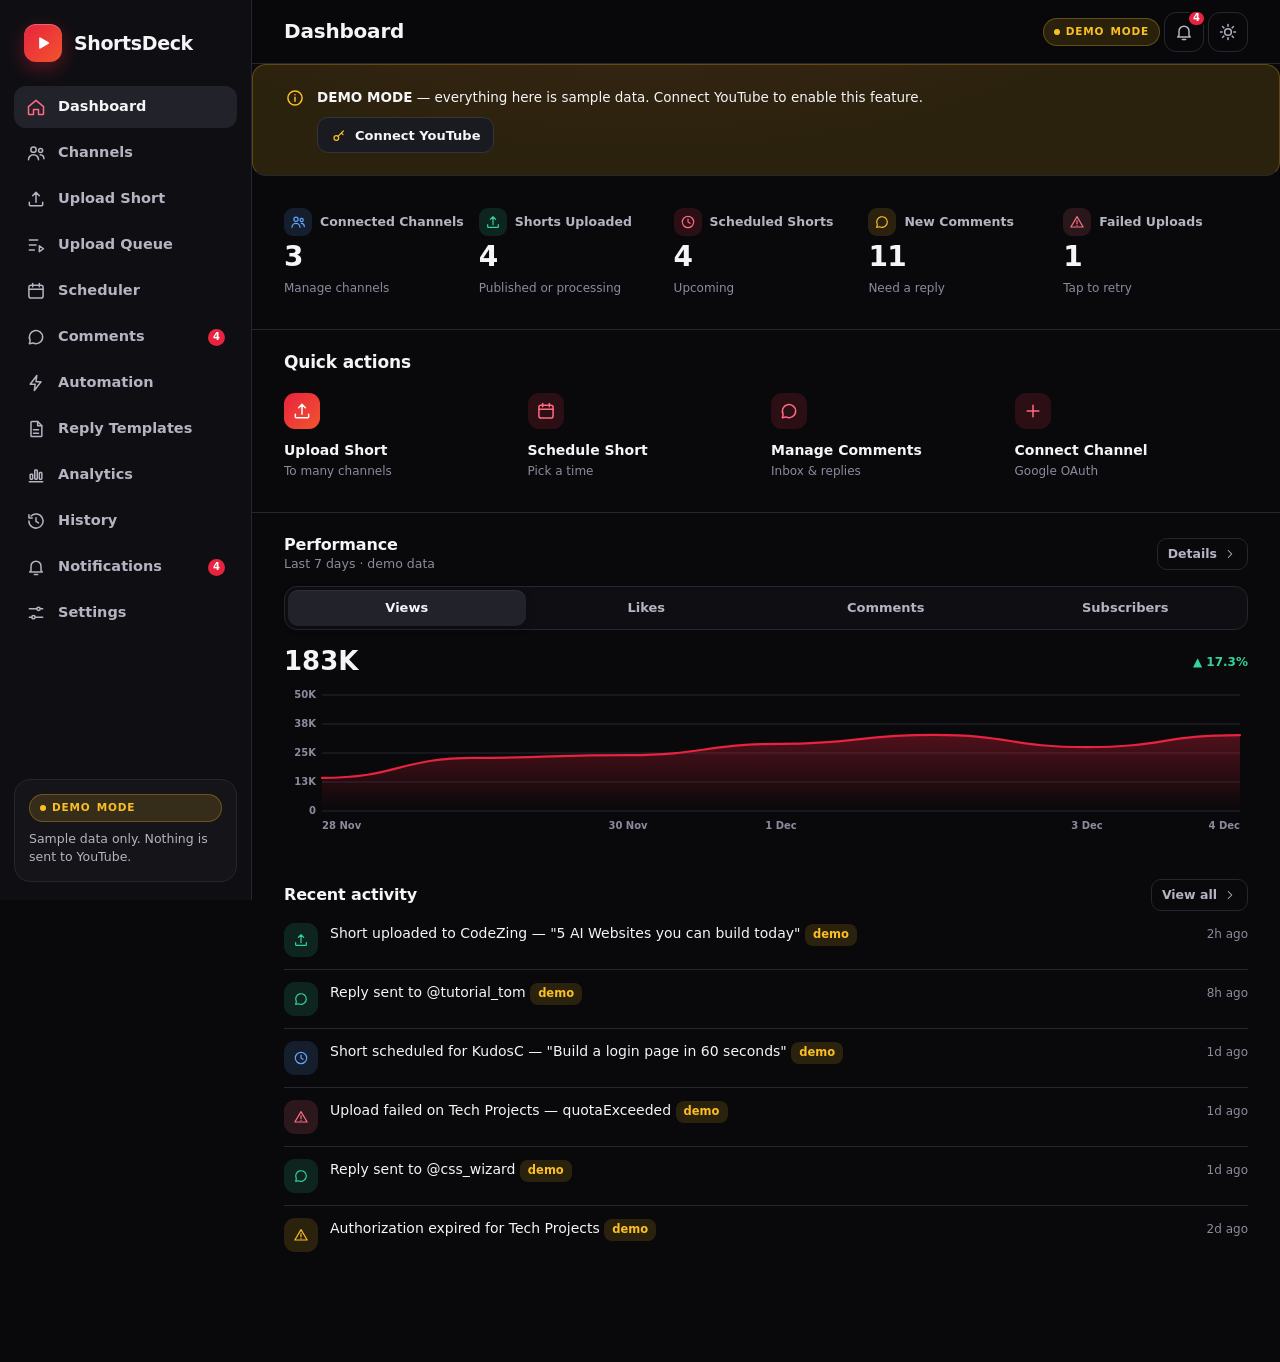
<file: index.html>
<!doctype html>
<html lang="en" data-theme="dark">
<head>
<meta charset="utf-8">
<meta name="viewport" content="width=device-width, initial-scale=1, viewport-fit=cover">
<meta name="theme-color" content="#09090b">
<meta name="color-scheme" content="dark light">
<meta name="referrer" content="no-referrer">
<title>ShortsDeck — Multi-channel Shorts manager</title>
<link rel="manifest" href="manifest.webmanifest">
<link rel="icon" type="image/png" href="icons/icon-192.png">
<link rel="apple-touch-icon" href="icons/apple-touch-icon.png">
<meta name="mobile-web-app-capable" content="yes">
<meta name="apple-mobile-web-app-capable" content="yes">
<meta name="apple-mobile-web-app-status-bar-style" content="black-translucent">
<meta name="apple-mobile-web-app-title" content="ShortsDeck">
<link rel="stylesheet" href="style.css">
<script src="js/theme-boot.js"></script>
</head>
<body>

<!-- Icon sprite (stroke icons, 24px grid) -->
<svg width="0" height="0" style="position:absolute" aria-hidden="true" focusable="false">
  <defs>
    <symbol id="i-home" viewBox="0 0 24 24"><path d="M3 11.5 12 4l9 7.5V20a1 1 0 0 1-1 1h-5v-6H9v6H4a1 1 0 0 1-1-1z"/></symbol>
    <symbol id="i-channels" viewBox="0 0 24 24"><circle cx="9" cy="8" r="3.2"/><path d="M3 20c0-3.3 2.7-6 6-6s6 2.7 6 6"/><circle cx="17.5" cy="9" r="2.4"/><path d="M17 14.2c2.5.2 4.5 2.2 4.5 4.8"/></symbol>
    <symbol id="i-upload" viewBox="0 0 24 24"><path d="M12 16V4m0 0-4 4m4-4 4 4"/><path d="M4 16v3a1 1 0 0 0 1 1h14a1 1 0 0 0 1-1v-3"/></symbol>
    <symbol id="i-queue" viewBox="0 0 24 24"><path d="M4 6h10M4 12h8M4 18h6"/><path d="m16 13 5 3.5-5 3.5z"/></symbol>
    <symbol id="i-calendar" viewBox="0 0 24 24"><rect x="3.5" y="5" width="17" height="15.5" rx="2.5"/><path d="M3.5 10h17M8 3v4M16 3v4"/></symbol>
    <symbol id="i-chat" viewBox="0 0 24 24"><path d="M20 12a8 8 0 0 1-11.6 7.1L4 20l1-4A8 8 0 1 1 20 12z"/></symbol>
    <symbol id="i-bolt" viewBox="0 0 24 24"><path d="M13 3 5 13.5h6L10 21l8-10.5h-6z"/></symbol>
    <symbol id="i-template" viewBox="0 0 24 24"><path d="M7 3h7l5 5v12a1 1 0 0 1-1 1H7a1 1 0 0 1-1-1V4a1 1 0 0 1 1-1z"/><path d="M14 3v5h5M9 13h6M9 17h6"/></symbol>
    <symbol id="i-chart" viewBox="0 0 24 24"><path d="M4 20h16"/><rect x="5" y="11" width="3" height="6" rx=".8"/><rect x="10.5" y="6" width="3" height="11" rx=".8"/><rect x="16" y="9" width="3" height="8" rx=".8"/></symbol>
    <symbol id="i-history" viewBox="0 0 24 24"><path d="M3.5 12a8.5 8.5 0 1 0 2.6-6.1"/><path d="M3.5 4.5v4h4M12 8v4.5l3 1.8"/></symbol>
    <symbol id="i-bell" viewBox="0 0 24 24"><path d="M6 16v-5a6 6 0 1 1 12 0v5l1.5 2h-15z"/><path d="M10 21h4"/></symbol>
    <symbol id="i-settings" viewBox="0 0 24 24"><path d="M4 7h9M17 7h3M4 17h3M11 17h9"/><circle cx="15" cy="7" r="2"/><circle cx="9" cy="17" r="2"/></symbol>
    <symbol id="i-plus" viewBox="0 0 24 24"><path d="M12 5v14M5 12h14"/></symbol>
    <symbol id="i-x" viewBox="0 0 24 24"><path d="m6 6 12 12M18 6 6 18"/></symbol>
    <symbol id="i-check" viewBox="0 0 24 24"><path d="m5 12.5 4.5 4.5L19 7.5"/></symbol>
    <symbol id="i-clock" viewBox="0 0 24 24"><circle cx="12" cy="12" r="8.5"/><path d="M12 7.5V12l3 2"/></symbol>
    <symbol id="i-alert" viewBox="0 0 24 24"><path d="M12 4 2.8 19.5h18.4z"/><path d="M12 10v4.5M12 17.2v.1"/></symbol>
    <symbol id="i-lock" viewBox="0 0 24 24"><rect x="5" y="10.5" width="14" height="10" rx="2"/><path d="M8 10.5V8a4 4 0 0 1 8 0v2.5"/></symbol>
    <symbol id="i-play" viewBox="0 0 24 24"><path d="M8 5.5v13l11-6.5z" fill="currentColor"/></symbol>
    <symbol id="i-trash" viewBox="0 0 24 24"><path d="M4 7h16M10 11v6M14 11v6M6 7l1 12.5a1 1 0 0 0 1 .9h8a1 1 0 0 0 1-.9L18 7M9 7V4.5h6V7"/></symbol>
    <symbol id="i-edit" viewBox="0 0 24 24"><path d="M4 20h4L19 9l-4-4L4 16z"/><path d="m13.5 6.5 4 4"/></symbol>
    <symbol id="i-copy" viewBox="0 0 24 24"><rect x="8.5" y="8.5" width="11" height="11" rx="2"/><path d="M15.5 8.5V6A1.5 1.5 0 0 0 14 4.5H6A1.5 1.5 0 0 0 4.5 6v8A1.5 1.5 0 0 0 6 15.5h2.5"/></symbol>
    <symbol id="i-refresh" viewBox="0 0 24 24"><path d="M20 11a8 8 0 0 0-14-4.5L4 9M4 4v5h5M4 13a8 8 0 0 0 14 4.5L20 15M20 20v-5h-5"/></symbol>
    <symbol id="i-search" viewBox="0 0 24 24"><circle cx="11" cy="11" r="6.5"/><path d="m16 16 4.5 4.5"/></symbol>
    <symbol id="i-grid" viewBox="0 0 24 24"><rect x="4" y="4" width="6.5" height="6.5" rx="1.5"/><rect x="13.5" y="4" width="6.5" height="6.5" rx="1.5"/><rect x="4" y="13.5" width="6.5" height="6.5" rx="1.5"/><rect x="13.5" y="13.5" width="6.5" height="6.5" rx="1.5"/></symbol>
    <symbol id="i-sun" viewBox="0 0 24 24"><circle cx="12" cy="12" r="4"/><path d="M12 3v2M12 19v2M3 12h2M19 12h2M5.6 5.6 7 7M17 17l1.4 1.4M18.4 5.6 17 7M7 17l-1.4 1.4"/></symbol>
    <symbol id="i-moon" viewBox="0 0 24 24"><path d="M20 14.5A8 8 0 0 1 9.5 4a8 8 0 1 0 10.5 10.5z"/></symbol>
    <symbol id="i-send" viewBox="0 0 24 24"><path d="m21 3-9.5 18-2.5-7.5L1.5 11z"/><path d="M21 3 9 13.5"/></symbol>
    <symbol id="i-ban" viewBox="0 0 24 24"><circle cx="12" cy="12" r="8.5"/><path d="m6 6 12 12"/></symbol>
    <symbol id="i-flag" viewBox="0 0 24 24"><path d="M5 21V4M5 4h11l-2 4 2 4H5"/></symbol>
    <symbol id="i-shield" viewBox="0 0 24 24"><path d="M12 3 4.5 6v6c0 4.5 3 7.5 7.5 9 4.5-1.5 7.5-4.5 7.5-9V6z"/><path d="m9 12 2.2 2.2L15.5 10"/></symbol>
    <symbol id="i-info" viewBox="0 0 24 24"><circle cx="12" cy="12" r="8.5"/><path d="M12 11v5M12 8v.1"/></symbol>
    <symbol id="i-link" viewBox="0 0 24 24"><path d="M10 14a4 4 0 0 0 5.7 0l3-3a4 4 0 0 0-5.7-5.7l-1 1M14 10a4 4 0 0 0-5.7 0l-3 3a4 4 0 0 0 5.7 5.7l1-1"/></symbol>
    <symbol id="i-film" viewBox="0 0 24 24"><rect x="3.5" y="4" width="17" height="16" rx="2"/><path d="M8 4v16M16 4v16M3.5 9H8M3.5 15H8M16 9h4.5M16 15h4.5"/></symbol>
    <symbol id="i-image" viewBox="0 0 24 24"><rect x="3.5" y="4.5" width="17" height="15" rx="2"/><circle cx="9" cy="10" r="1.6"/><path d="m4 18 5-5 4 4 3-3 4.5 4.5"/></symbol>
    <symbol id="i-server" viewBox="0 0 24 24"><rect x="3.5" y="4" width="17" height="6.5" rx="1.8"/><rect x="3.5" y="13.5" width="17" height="6.5" rx="1.8"/><path d="M7.5 7.3v.1M7.5 16.8v.1"/></symbol>
    <symbol id="i-chev" viewBox="0 0 24 24"><path d="m9 6 6 6-6 6"/></symbol>
    <symbol id="i-heart" viewBox="0 0 24 24"><path d="M12 20s-7.5-4.6-7.5-10A4.2 4.2 0 0 1 12 7.5 4.2 4.2 0 0 1 19.500 10c0 5.400-7.500 10-7.500 10z"/></symbol>
    <symbol id="i-user" viewBox="0 0 24 24"><circle cx="12" cy="8.5" r="3.5"/><path d="M5 20c0-3.900 3.100-7 7-7s7 3.100 7 7"/></symbol>
    <symbol id="i-eye" viewBox="0 0 24 24"><path d="M2.500 12S6 5.500 12 5.500 21.500 12 21.500 12 18 18.500 12 18.500 2.500 12 2.500 12z"/><circle cx="12" cy="12" r="2.800"/></symbol>
    <symbol id="i-key" viewBox="0 0 24 24"><circle cx="8" cy="15" r="3.500"/><path d="m10.500 12.500 8-8M15.500 7.500l2.500 2.500"/></symbol>
  </defs>
</svg>

<a class="skip" href="#main">Skip to content</a>

<div class="app" id="app">
  <aside class="sidebar" id="sidebar" aria-label="Primary"></aside>
  <div class="shell">
    <header class="topbar" id="topbar"></header>
    <div id="auth-bar" hidden></div>
    <main id="main" class="main" tabindex="-1" aria-live="polite">
      <div class="page"><div class="sk" style="height:120px;margin-bottom:12px"></div><div class="sk" style="height:120px"></div></div>
    </main>
  </div>
  <nav class="bottom-nav" id="bottom-nav" aria-label="Primary mobile"></nav>
</div>

<div id="toast-root" role="status" aria-live="polite"></div>
<div id="modal-root"></div>

<noscript><p style="padding:24px;font-family:sans-serif">ShortsDeck needs JavaScript to run.</p></noscript>

<script src="js/util.js"></script>
<script src="js/storage.js"></script>
<script src="js/demo-data.js"></script>
<script src="js/notifications.js"></script>
<script src="js/youtube.js"></script>
<script src="js/auth.js"></script>
<script src="js/analytics.js"></script>
<script src="js/uploads.js"></script>
<script src="js/scheduler.js"></script>
<script src="js/comments.js"></script>
<script src="app.js"></script>
<script>if("serviceWorker"in navigator)addEventListener("load",function(){navigator.serviceWorker.register("sw.js").catch(function(){})});</script>
</body>
</html>
</file>
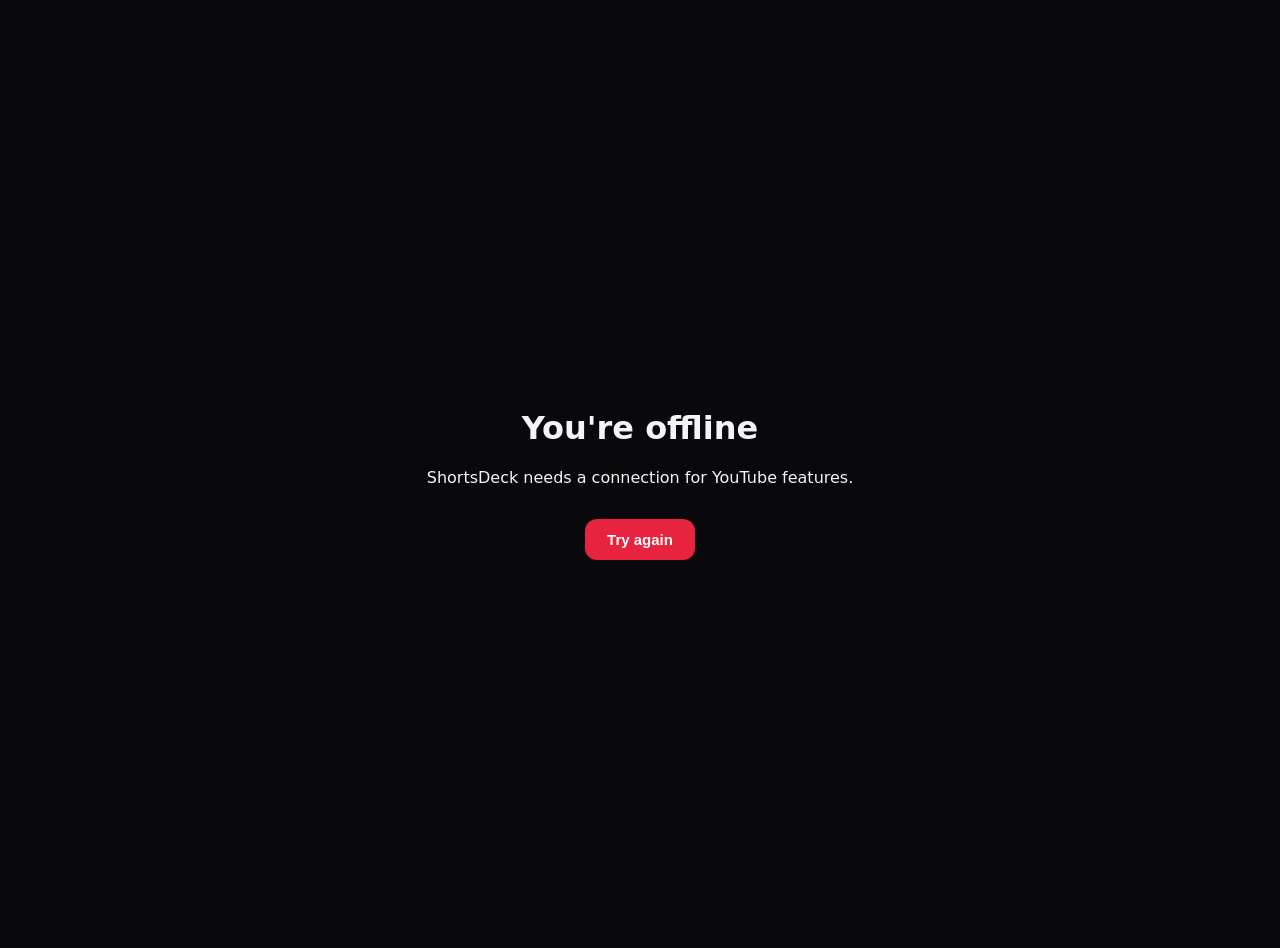
<file: offline.html>
<!doctype html><html lang="en"><head><meta charset="utf-8"><meta name="viewport" content="width=device-width,initial-scale=1"><title>Offline — ShortsDeck</title>
<style>html,body{height:100%;margin:0;background:#09090b;color:#f4f4f6;font-family:system-ui,sans-serif}body{display:grid;place-items:center;text-align:center;padding:24px}button{margin-top:16px;padding:12px 22px;border:0;border-radius:12px;background:#e8233f;color:#fff;font-weight:700;font-size:15px}</style></head>
<body><div><h1>You're offline</h1><p>ShortsDeck needs a connection for YouTube features.</p><button onclick="location.reload()">Try again</button></div></body></html>
</file>
<file: style.css>
/* ==========================================================================
   ShortsDeck — design system
   Mobile-first. Dark by default. No external fonts or libraries.
   ========================================================================== */

:root {
  --font: ui-sans-serif, system-ui, -apple-system, "Segoe UI", Roboto, "Helvetica Neue", Arial, sans-serif;
  --mono: ui-monospace, SFMono-Regular, Menlo, Consolas, monospace;
  --r-sm: 10px; --r-md: 14px; --r-lg: 20px; --r-xl: 26px;
  --nav-h: 64px; --top-h: 56px;
  --safe-b: env(safe-area-inset-bottom, 0px);
  --safe-t: env(safe-area-inset-top, 0px);
  --ease: cubic-bezier(.2, .8, .2, 1);
  --pad: 16px;
}

[data-theme="dark"] {
  --bg: #09090b; --bg2: #0f0f13; --card: #141419; --card2: #1a1a21; --card3: #22222b;
  --line: #262630; --line2: #34343f;
  --text: #f5f5f7; --text2: #b4b4c2; --text3: #8b8b9e;
  --accent: #e8233f; --accent2: #f2542d; --accent-text: #ff6b81; --accent-soft: rgba(255, 59, 87, .14);
  --ok: #34d399; --ok-soft: rgba(52, 211, 153, .14);
  --warn: #fbbf24; --warn-soft: rgba(251, 191, 36, .14);
  --err: #fb7185; --err-soft: rgba(251, 113, 133, .14);
  --info: #60a5fa; --info-soft: rgba(96, 165, 250, .14);
  --glass: rgba(9, 9, 11, .97); --shadow: 0 18px 40px rgba(0, 0, 0, .55);
  --glow: radial-gradient(900px 420px at 50% -120px, rgba(255, 59, 87, .11), transparent 65%);
}
[data-theme="light"] {
  --bg: #f5f5f8; --bg2: #ffffff; --card: #ffffff; --card2: #f1f1f5; --card3: #e8e8ee;
  --line: #e3e3ea; --line2: #cfcfda;
  --text: #14141a; --text2: #4b4b5c; --text3: #666678;
  --accent: #e11d48; --accent2: #ea4a24; --accent-text: #c9163f; --accent-soft: rgba(225, 29, 72, .09);
  --ok: #0f8a5f; --ok-soft: rgba(15, 138, 95, .1);
  --warn: #a16207; --warn-soft: rgba(202, 138, 4, .14);
  --err: #c81e3a; --err-soft: rgba(200, 30, 58, .09);
  --info: #1d63c9; --info-soft: rgba(29, 99, 201, .1);
  --glass: rgba(245, 245, 248, .97); --shadow: 0 18px 40px rgba(20, 20, 40, .14);
  --glow: radial-gradient(900px 420px at 50% -120px, rgba(225, 29, 72, .07), transparent 65%);
}

*, *::before, *::after { box-sizing: border-box; }
html { scroll-padding-top: 72px; scroll-padding-bottom: 170px; -webkit-text-size-adjust: 100%; text-size-adjust: 100%; overflow-x: hidden; }
/* NOTE: never put overflow on <body> as well — that turns body into its own scroll box and breaks touch scrolling. */
body {
  margin: 0; min-height: 100vh; min-height: 100dvh; width: 100%;
  background: var(--glow), var(--bg); background-repeat: no-repeat;
  color: var(--text); font: 400 15px/1.5 var(--font);
  -webkit-font-smoothing: antialiased; -webkit-tap-highlight-color: transparent;
  overflow-wrap: anywhere;
}
html:has(body.lock) { overflow: hidden; }
body.lock { touch-action: none; }
.ov, .ov * { touch-action: manipulation; }
.dlg-b { touch-action: pan-y; }
img, svg, video, canvas { max-width: 100%; }
h1, h2, h3, h4, p { margin: 0; }
h1, h2, h3, h4 { letter-spacing: -.01em; line-height: 1.25; }
a { color: var(--accent-text); text-decoration: none; }
button { font: inherit; color: inherit; cursor: pointer; }
:focus-visible { outline: 2px solid var(--accent-text); outline-offset: 2px; border-radius: 6px; }
.vh { position: absolute; width: 1px; height: 1px; opacity: 0; overflow: hidden; clip: rect(0 0 0 0); pointer-events: none; }
.skip { position: fixed; left: 8px; top: -60px; z-index: 300; background: var(--card); color: var(--text); padding: 10px 14px; border-radius: 10px; border: 1px solid var(--line2); }
.skip:focus { top: 8px; }
.muted { color: var(--text2); }
.dim { color: var(--text3); }
.mono { font-family: var(--mono); }
.num { font-variant-numeric: tabular-nums; }
.i { width: 20px; height: 20px; flex: none; fill: none; stroke: currentColor; stroke-width: 1.8; stroke-linecap: round; stroke-linejoin: round; }
.i.sm { width: 16px; height: 16px; } .i.xs { width: 14px; height: 14px; } .i.lg { width: 24px; height: 24px; }

/* ---------- App shell ---------- */
.app { min-height: 100dvh; }
.shell { min-width: 0; }
.sidebar { display: none; }
.topbar {
  position: sticky; top: 0; z-index: 40; display: flex; align-items: center; gap: 10px;
  min-height: calc(var(--top-h) + var(--safe-t)); padding: var(--safe-t) var(--pad) 0;
  background: var(--glass);
  border-bottom: 1px solid var(--line);
}
.topbar .logo-mark { width: 32px; height: 32px; }
.topbar h1 { flex: 1 1 auto; min-width: 0; font-size: 18px; font-weight: 750; white-space: nowrap; overflow: hidden; text-overflow: ellipsis; }
.top-actions { display: flex; align-items: center; gap: 4px; flex: none; }
.topbar { gap: 8px; }
@media (max-width: 419px) { .topbar .logo-mark { width: 28px; height: 28px; } .top-actions .btn.icon { width: 36px; min-height: 36px; } }
.main { padding: 16px var(--pad) calc(var(--nav-h) + var(--safe-b) + 28px); min-width: 0; outline: none; }
.page { display: grid; gap: 16px; min-width: 0; animation: fade .18s ease-out both; }
.page.still { animation: none; }
.page > * { min-width: 0; }
@keyframes rise { from { opacity: 0; transform: translateY(8px); } to { opacity: 1; transform: none; } }
@keyframes fade { from { opacity: 0; } to { opacity: 1; } }
@keyframes sheet { from { transform: translateY(40px); opacity: 0; } to { transform: none; opacity: 1; } }

.logo-mark {
  display: grid; place-items: center; border-radius: 10px; color: #fff; flex: none;
  background: linear-gradient(135deg, var(--accent), var(--accent2));
  box-shadow: 0 6px 18px rgba(232, 35, 63, .35), inset 0 1px 0 rgba(255, 255, 255, .25);
}
.logo-mark .i { width: 18px; height: 18px; stroke-width: 2.2; }

.pill-mode {
  display: inline-flex; align-items: center; gap: 6px; height: 28px; padding: 0 10px; border-radius: 99px;
  font-size: 10.5px; font-weight: 800; letter-spacing: .08em; border: 1px solid transparent; white-space: nowrap;
}
.pill-mode::before { content: ""; width: 6px; height: 6px; border-radius: 50%; background: currentColor; }
.pm-x { display: none; }
@media (min-width: 420px) { .pm-x { display: inline; } }
.pill-mode.demo { background: var(--warn-soft); color: var(--warn); border-color: rgba(251, 191, 36, .28); }
.pill-mode.live { background: var(--ok-soft); color: var(--ok); border-color: rgba(52, 211, 153, .3); }

/* Bottom nav (phones/tablets) */
.bottom-nav {
  position: fixed; left: 0; right: 0; bottom: 0; z-index: 50;
  display: grid; grid-template-columns: repeat(5, minmax(0, 1fr)); align-items: end;
  height: calc(var(--nav-h) + var(--safe-b)); padding: 0 6px var(--safe-b);
  background: var(--glass);
  border-top: 1px solid var(--line);
}
.bn {
  position: relative; display: flex; flex-direction: column; align-items: center; justify-content: center; gap: 3px;
  height: var(--nav-h); background: none; border: 0; color: var(--text3); font-size: 10.5px; font-weight: 650; min-width: 0;
  transition: color .2s;
}
.bn .i { width: 22px; height: 22px; }
.bn[aria-current="page"] { color: var(--text); }
.bn[aria-current="page"]::before {
  content: ""; position: absolute; top: 0; width: 22px; height: 3px; border-radius: 0 0 4px 4px;
  background: linear-gradient(90deg, var(--accent), var(--accent2));
}
.bn[aria-current="page"] .i { color: var(--accent-text); }
.bn.fab { color: var(--text); }
.bn.fab .fab-btn {
  display: grid; place-items: center; width: 52px; height: 52px; border-radius: 18px; margin-top: -22px; color: #fff;
  background: linear-gradient(135deg, var(--accent), var(--accent2));
  box-shadow: 0 10px 24px rgba(232, 35, 63, .4), 0 0 0 5px var(--bg), inset 0 1px 0 rgba(255, 255, 255, .28);
  transition: transform .2s var(--ease);
}
.bn.fab:active .fab-btn { transform: scale(.92); }
.bn.fab[aria-current="page"]::before { display: none; }
.bn.fab .fab-btn .i { width: 24px; height: 24px; stroke-width: 2.2; }
.bn.fab span.lbl { margin-top: -2px; }
.dot-badge {
  position: absolute; top: 8px; left: calc(50% + 6px); min-width: 17px; height: 17px; padding: 0 4px; border-radius: 99px;
  background: var(--accent); color: #fff; font-size: 10px; font-weight: 800; display: grid; place-items: center; line-height: 1;
  border: 2px solid var(--bg);
}
.dot-badge:empty { display: none; }

/* ---------- Buttons ---------- */
.btn {
  display: inline-flex; align-items: center; justify-content: center; gap: 8px; min-height: 44px; padding: 0 18px;
  border-radius: 13px; border: 1px solid var(--line2); background: var(--card2); color: var(--text);
  font-weight: 650; font-size: 14.5px; line-height: 1; white-space: nowrap; max-width: 100%;
  transition: transform .15s var(--ease), background .2s, border-color .2s, opacity .2s;
  -webkit-user-select: none; user-select: none; text-decoration: none;
}
.btn:hover { background: var(--card3); }
.btn:active { transform: scale(.97); }
.btn[disabled], .btn.is-busy { opacity: .55; pointer-events: none; }
.btn.primary {
  color: #fff; border-color: transparent; background: linear-gradient(135deg, var(--accent), var(--accent2));
  box-shadow: 0 8px 20px rgba(232, 35, 63, .28), inset 0 1px 0 rgba(255, 255, 255, .22);
}
.btn.primary:hover { filter: brightness(1.07); }
.btn.ghost { background: transparent; border-color: var(--line); color: var(--text2); }
.btn.ghost:hover { background: var(--card2); color: var(--text); }
.btn.soft { background: var(--accent-soft); border-color: transparent; color: var(--accent-text); }
.btn.danger { background: var(--err-soft); border-color: transparent; color: var(--err); }
.btn.sm { min-height: 36px; padding: 0 13px; font-size: 13px; border-radius: 11px; }
.btn.xs { min-height: 32px; padding: 0 10px; font-size: 12.5px; border-radius: 10px; gap: 6px; }
.btn.icon { width: 40px; min-height: 40px; padding: 0; border-radius: 12px; }
.btn.icon.sm { width: 36px; min-height: 36px; }
.btn.block { width: 100%; }
.btn .spin { width: 16px; height: 16px; border: 2px solid currentColor; border-right-color: transparent; border-radius: 50%; animation: spin .7s linear infinite; }
@keyframes spin { to { transform: rotate(360deg); } }
.bell-btn { position: relative; }
.bell-btn .dot-badge { top: -3px; left: auto; right: -3px; border-color: var(--bg); }

/* ---------- Cards & layout ---------- */
.card { background: var(--card); border: 1px solid var(--line); border-radius: var(--r-lg); padding: 16px; min-width: 0; }
.card.flush { padding: 0; overflow: hidden; }
.card-h { display: flex; align-items: center; justify-content: space-between; gap: 10px; margin-bottom: 12px; min-width: 0; }
.card-h h2, .card-h h3 { font-size: 16px; font-weight: 720; }
.card-h .sub { font-size: 12.5px; color: var(--text3); }
.lead { color: var(--text2); font-size: 14.5px; }
.sec-h { display: flex; align-items: center; justify-content: space-between; gap: 10px; }
.sec-h h2 { font-size: 17px; font-weight: 750; }
.stack { display: grid; gap: 12px; min-width: 0; }
.stack.sm { gap: 8px; }
.row { display: flex; align-items: center; gap: 10px; min-width: 0; }
.row.wrap { flex-wrap: wrap; }
.row.between { justify-content: space-between; }
.grow { flex: 1; min-width: 0; }
.cols { display: grid; gap: 16px; grid-template-columns: minmax(0, 1fr); }
.grid2 { display: grid; gap: 10px; grid-template-columns: repeat(2, minmax(0, 1fr)); }
.hr { height: 1px; background: var(--line); margin: 4px 0; }
.truncate { white-space: nowrap; overflow: hidden; text-overflow: ellipsis; min-width: 0; }

.banner {
  display: flex; gap: 12px; align-items: flex-start; padding: 13px 14px; border-radius: var(--r-md);
  background: var(--warn-soft); border: 1px solid rgba(251, 191, 36, .25); color: var(--text); font-size: 13.5px;
}
.banner .i { color: var(--warn); margin-top: 1px; }
.banner b { font-weight: 700; }
.banner.info { background: var(--info-soft); border-color: rgba(96, 165, 250, .25); }
.banner.info .i { color: var(--info); }
.banner.err { background: var(--err-soft); border-color: rgba(251, 113, 133, .28); }
.banner.err .i { color: var(--err); }
.banner.ok { background: var(--ok-soft); border-color: rgba(52, 211, 153, .28); }
.banner.ok .i { color: var(--ok); }
.banner p + p { margin-top: 4px; }
.banner .btn { margin-top: 10px; }

/* ---------- Avatars / badges ---------- */
.av {
  display: inline-grid; place-items: center; width: 44px; height: 44px; border-radius: 50%; flex: none; color: #fff; font-weight: 800; font-size: 17px;
  background: linear-gradient(135deg, hsl(var(--h) 72% 56%), hsl(calc(var(--h) + 45) 72% 38%));
  box-shadow: inset 0 0 0 1px rgba(255, 255, 255, .18);
}
.av.sm { width: 32px; height: 32px; font-size: 13px; } .av.xs { width: 26px; height: 26px; font-size: 11px; } .av.lg { width: 56px; height: 56px; font-size: 22px; }
.badge {
  display: inline-flex; align-items: center; gap: 5px; height: 24px; padding: 0 9px; border-radius: 99px; font-size: 12px; font-weight: 700;
  background: var(--card3); color: var(--text2); white-space: nowrap; flex: none;
}
.badge .i { width: 13px; height: 13px; stroke-width: 2.2; }
.b-ok { background: var(--ok-soft); color: var(--ok); }
.b-warn { background: var(--warn-soft); color: var(--warn); }
.b-err { background: var(--err-soft); color: var(--err); }
.b-info { background: var(--info-soft); color: var(--info); }
.b-accent { background: var(--accent-soft); color: var(--accent-text); }
.b-mute { background: var(--card3); color: var(--text2); }
.tag { display: inline-flex; align-items: center; height: 22px; padding: 0 8px; border-radius: 8px; font-size: 11.5px; font-weight: 650; background: var(--card3); color: var(--text2); white-space: nowrap; }
.tag.demo { background: var(--warn-soft); color: var(--warn); }

/* ---------- Stats / quick actions ---------- */
.stats { display: grid; gap: 10px; grid-template-columns: repeat(2, minmax(0, 1fr)); }
.stats > .stat:last-child:nth-child(odd) { grid-column: 1 / -1; }
.stat { display: grid; gap: 6px; padding: 14px; background: var(--card); border: 1px solid var(--line); border-radius: var(--r-lg); color: inherit; position: relative; overflow: hidden; transition: border-color .2s, transform .15s var(--ease); }
a.stat:hover { border-color: var(--line2); }
a.stat:active { transform: scale(.98); }
.stat .k { display: flex; align-items: center; gap: 8px; color: var(--text2); font-size: 12.5px; font-weight: 600; }
.stat .k .ic { display: grid; place-items: center; width: 28px; height: 28px; border-radius: 9px; background: var(--card3); }
.stat .v { font-size: 28px; font-weight: 800; letter-spacing: -.02em; line-height: 1.1; font-variant-numeric: tabular-nums; }
.stat .s { font-size: 12px; color: var(--text3); }
.stat.t-ok .ic { background: var(--ok-soft); color: var(--ok); }
.stat.t-accent .ic { background: var(--accent-soft); color: var(--accent-text); }
.stat.t-info .ic { background: var(--info-soft); color: var(--info); }
.stat.t-warn .ic { background: var(--warn-soft); color: var(--warn); }
.stat.t-err .ic { background: var(--err-soft); color: var(--err); }
.stat.wide { display: flex; align-items: center; justify-content: space-between; }
.stat.wide .v { font-size: 24px; }

.qa-grid { display: grid; gap: 10px; grid-template-columns: repeat(2, minmax(0, 1fr)); }
.qa {
  display: flex; flex-direction: column; align-items: flex-start; gap: 10px; padding: 14px; text-align: left; min-height: 92px;
  background: var(--card); border: 1px solid var(--line); border-radius: var(--r-lg); color: var(--text);
  transition: border-color .2s, transform .15s var(--ease), background .2s; width: 100%; min-width: 0;
}
.qa:hover { border-color: var(--line2); background: var(--card2); }
.qa:active { transform: scale(.97); }
.qa .ic { display: grid; place-items: center; width: 36px; height: 36px; border-radius: 11px; background: var(--accent-soft); color: var(--accent-text); }
.qa.primary .ic { background: linear-gradient(135deg, var(--accent), var(--accent2)); color: #fff; }
.qa b { font-size: 14px; font-weight: 700; }
.qa small { display: block; color: var(--text3); font-size: 12px; font-weight: 500; }

/* ---------- Lists ---------- */
.list { display: grid; }
.item { display: flex; gap: 12px; align-items: flex-start; padding: 12px 0; border-top: 1px solid var(--line); min-width: 0; }
.list > .item:first-child { border-top: 0; padding-top: 0; }
.list > .item:last-child { padding-bottom: 0; }
.ico { display: grid; place-items: center; width: 34px; height: 34px; border-radius: 11px; flex: none; background: var(--card3); color: var(--text2); }
.ico.ok { background: var(--ok-soft); color: var(--ok); } .ico.warn { background: var(--warn-soft); color: var(--warn); }
.ico.err { background: var(--err-soft); color: var(--err); } .ico.info { background: var(--info-soft); color: var(--info); }
.ico.accent { background: var(--accent-soft); color: var(--accent-text); }
.item .tx { flex: 1; min-width: 0; font-size: 14px; }
.item .tx b { font-weight: 650; }
.item .when { font-size: 12px; color: var(--text3); white-space: nowrap; flex: none; padding-top: 2px; }
.item .meta { font-size: 12.5px; color: var(--text3); }
.date-h { font-size: 12px; font-weight: 800; letter-spacing: .08em; text-transform: uppercase; color: var(--text3); padding: 4px 2px; }

/* ---------- Forms ---------- */
.field { display: grid; gap: 6px; min-width: 0; }
.field + .field, .field + .row2, .row2 + .field, .row2 + .row2 { margin-top: 14px; }
.field > label, .lbl { font-size: 13px; font-weight: 650; color: var(--text2); display: flex; justify-content: space-between; gap: 8px; }
.lbl .counter { color: var(--text3); font-weight: 600; font-variant-numeric: tabular-nums; }
.input, .select, .textarea {
  width: 100%; min-width: 0; max-width: 100%; height: 46px; padding: 0 14px; border-radius: 12px;
  background: var(--bg2); border: 1px solid var(--line2); color: var(--text); font: inherit; font-size: 16px;
  transition: border-color .2s, box-shadow .2s; -webkit-appearance: none; appearance: none;
}
[data-theme="dark"] .input, [data-theme="dark"] .select, [data-theme="dark"] .textarea { background: var(--bg2); }
.textarea { height: auto; min-height: 96px; padding: 12px 14px; resize: vertical; line-height: 1.45; }
.select {
  padding-right: 38px; background-image: linear-gradient(45deg, transparent 50%, var(--text3) 50%), linear-gradient(135deg, var(--text3) 50%, transparent 50%);
  background-position: calc(100% - 20px) 20px, calc(100% - 15px) 20px; background-size: 5px 5px; background-repeat: no-repeat; text-overflow: ellipsis;
}
input[type="date"].input, input[type="time"].input { display: block; line-height: 44px; min-height: 46px; }
.input:focus, .select:focus, .textarea:focus { outline: none; border-color: var(--accent-text); box-shadow: 0 0 0 3px var(--accent-soft); }
.input.invalid, .textarea.invalid, .select.invalid { border-color: var(--err); box-shadow: 0 0 0 3px var(--err-soft); }
.input::placeholder, .textarea::placeholder { color: var(--text3); }
.hint { font-size: 12.5px; color: var(--text3); }
.err-text { font-size: 12.5px; color: var(--err); font-weight: 600; }
.row2 { display: grid; gap: 10px; grid-template-columns: repeat(2, minmax(0, 1fr)); }
.search { position: relative; }
.search .i { position: absolute; left: 14px; top: 13px; color: var(--text3); pointer-events: none; }
.search .input { padding-left: 42px; }

.switch { position: relative; display: inline-block; width: 46px; height: 28px; flex: none; }
.switch input { position: absolute; inset: 0; width: 100%; height: 100%; opacity: 0; margin: 0; cursor: pointer; z-index: 1; }
.switch .trk { position: absolute; inset: 0; border-radius: 99px; background: var(--card3); border: 1px solid var(--line2); transition: background .2s, border-color .2s; }
.switch .trk::after { content: ""; position: absolute; top: 3px; left: 3px; width: 20px; height: 20px; border-radius: 50%; background: #fff; box-shadow: 0 2px 6px rgba(0, 0, 0, .35); transition: transform .22s var(--ease); }
.switch input:checked + .trk { background: linear-gradient(135deg, var(--accent), var(--accent2)); border-color: transparent; }
.switch input:checked + .trk::after { transform: translateX(18px); }
.switch input:focus-visible + .trk { outline: 2px solid var(--accent-text); outline-offset: 2px; }
.set-row { display: flex; align-items: center; justify-content: space-between; gap: 14px; padding: 12px 0; border-top: 1px solid var(--line); }
.set-row:first-child { border-top: 0; padding-top: 0; }
.set-row .t { min-width: 0; font-size: 14.5px; font-weight: 600; }
.set-row .t small { display: block; color: var(--text3); font-weight: 450; font-size: 12.5px; margin-top: 2px; }

.seg { display: grid; grid-auto-flow: column; grid-auto-columns: minmax(0, 1fr); gap: 2px; padding: 3px; border-radius: 13px; background: var(--bg2); border: 1px solid var(--line); }
.seg button { min-height: 36px; padding: 0 8px; border-radius: 10px; border: 0; background: transparent; color: var(--text2); font-weight: 650; font-size: 13px; transition: background .2s, color .2s; white-space: nowrap; overflow: hidden; text-overflow: ellipsis; }
.seg button[aria-pressed="true"] { background: var(--card3); color: var(--text); box-shadow: 0 1px 0 rgba(255, 255, 255, .06) inset, 0 2px 8px rgba(0, 0, 0, .25); }
[data-theme="light"] .seg button[aria-pressed="true"] { background: #fff; box-shadow: 0 1px 4px rgba(20, 20, 40, .15); }

.chips { display: flex; gap: 8px; overflow-x: auto; margin: 0 calc(var(--pad) * -1); padding: 2px var(--pad); scrollbar-width: none; -webkit-overflow-scrolling: touch; scroll-snap-type: x proximity; }
.chips::-webkit-scrollbar { display: none; }
.chip {
  flex: none; display: inline-flex; align-items: center; gap: 7px; height: 36px; padding: 0 14px; border-radius: 99px; scroll-snap-align: start;
  border: 1px solid var(--line); background: var(--card); color: var(--text2); font-weight: 650; font-size: 13.5px; transition: all .2s;
}
.chip[aria-pressed="true"] { background: var(--text); color: var(--bg); border-color: var(--text); }
.chip .n { font-size: 11.5px; padding: 1px 6px; border-radius: 99px; background: var(--card3); color: var(--text2); font-variant-numeric: tabular-nums; }
.chip[aria-pressed="true"] .n { background: rgba(127, 127, 127, .3); color: inherit; }

.drop {
  display: grid; justify-items: center; gap: 6px; text-align: center; padding: 22px 16px; border-radius: var(--r-lg); cursor: pointer;
  border: 1.5px dashed var(--line2); background: var(--bg2); transition: border-color .2s, background .2s;
}
.drop:hover, .drop:focus-within, .drop.over { border-color: var(--accent-text); background: var(--accent-soft); }
.drop .ic { display: grid; place-items: center; width: 48px; height: 48px; border-radius: 15px; background: var(--accent-soft); color: var(--accent-text); }
.drop b { font-size: 15px; }
.file-row { display: flex; align-items: center; gap: 12px; padding: 12px; border-radius: var(--r-md); background: var(--bg2); border: 1px solid var(--line); min-width: 0; }

.pick { display: block; position: relative; cursor: pointer; }
.pick-in { display: flex; align-items: center; gap: 12px; padding: 12px; border-radius: var(--r-md); border: 1px solid var(--line2); background: var(--bg2); transition: border-color .2s, background .2s; min-width: 0; }
.pick-t { flex: 1; min-width: 0; display: grid; }
.pick-t b { font-size: 14.5px; font-weight: 700; }
.pick-t small { color: var(--text3); font-size: 12.5px; }
.tick { display: grid; place-items: center; width: 24px; height: 24px; border-radius: 8px; border: 1.5px solid var(--line2); color: transparent; flex: none; transition: all .2s; }
.pick input:checked + .pick-in { border-color: var(--accent-text); background: var(--accent-soft); }
.pick input:checked + .pick-in .tick { background: linear-gradient(135deg, var(--accent), var(--accent2)); border-color: transparent; color: #fff; }
.pick input:focus-visible + .pick-in { outline: 2px solid var(--accent-text); outline-offset: 2px; }
.pick.dis { cursor: not-allowed; }
.pick.dis .pick-in { opacity: .55; }

.tag-box { display: flex; flex-wrap: wrap; gap: 6px; padding: 8px; border-radius: 12px; background: var(--bg2); border: 1px solid var(--line2); min-width: 0; }
.tag-box:focus-within { border-color: var(--accent-text); box-shadow: 0 0 0 3px var(--accent-soft); }
.tag-box input { flex: 1; min-width: 90px; height: 32px; background: none; border: 0; color: var(--text); font: inherit; font-size: 16px; outline: none; padding: 0 6px; }
.tchip { display: inline-flex; align-items: center; gap: 4px; height: 32px; padding: 0 6px 0 11px; border-radius: 99px; background: var(--card3); font-size: 13px; font-weight: 600; max-width: 100%; }
.tchip button { display: grid; place-items: center; width: 22px; height: 22px; border-radius: 50%; border: 0; background: transparent; color: var(--text3); padding: 0; }
.tchip button:hover { color: var(--text); background: var(--line2); }

.sched-box { display: grid; gap: 12px; padding: 14px; border-radius: var(--r-md); background: var(--bg2); border: 1px solid var(--line); margin-top: 12px; }
.sched-row { display: grid; gap: 8px; padding-top: 12px; border-top: 1px solid var(--line); }
.sched-row:first-of-type { border-top: 0; padding-top: 0; }
.sched-row .row { gap: 8px; }

/* Preview */
.preview { display: grid; gap: 14px; grid-template-columns: minmax(0, 150px) minmax(0, 1fr); align-items: start; }
.phone {
  position: relative; aspect-ratio: 9 / 16; border-radius: 18px; overflow: hidden; border: 1px solid var(--line2);
  background: linear-gradient(160deg, hsl(var(--h, 350) 55% 30%), hsl(calc(var(--h, 350) + 50) 60% 14%)); color: #fff;
}
.phone video, .phone img.cover { position: absolute; inset: 0; width: 100%; height: 100%; object-fit: cover; }
.phone::after { content: ""; position: absolute; inset: 0; background: linear-gradient(180deg, transparent 45%, rgba(0, 0, 0, .7)); pointer-events: none; }
.phone .ov-b { position: absolute; left: 9px; right: 38px; bottom: 9px; z-index: 2; display: grid; gap: 3px; font-size: 11px; line-height: 1.25; }
.phone .ov-b b { font-size: 11px; }
.phone .ov-b span { display: -webkit-box; -webkit-line-clamp: 3; -webkit-box-orient: vertical; overflow: hidden; }
.phone .rail { position: absolute; right: 7px; bottom: 12px; z-index: 2; display: grid; gap: 10px; }
.phone .rail i { display: block; width: 22px; height: 22px; border-radius: 50%; background: rgba(255, 255, 255, .22); }
.phone .empty-ph { position: absolute; inset: 0; z-index: 1; display: grid; place-items: center; opacity: .7; }
.kv { display: grid; gap: 10px; font-size: 13.5px; min-width: 0; }
.kv > div { display: grid; gap: 2px; min-width: 0; }
.kv dt, .kv .k { font-size: 11.5px; color: var(--text3); font-weight: 700; letter-spacing: .06em; text-transform: uppercase; }
.kv dd, .kv .v { margin: 0; font-weight: 600; min-width: 0; }
details.fold > summary { cursor: pointer; font-size: 13px; font-weight: 650; color: var(--text2); list-style: none; padding: 8px 0; display: flex; align-items: center; gap: 6px; }
details.fold > summary::-webkit-details-marker { display: none; }
details.fold > summary::before { content: "▸"; transition: transform .2s; }
details.fold[open] > summary::before { transform: rotate(90deg); }
pre.code { margin: 0; padding: 12px; border-radius: 12px; background: var(--bg2); border: 1px solid var(--line); font: 12px/1.5 var(--mono); overflow-x: auto; max-width: 100%; white-space: pre; color: var(--text2); }

.cta-bar { position: sticky; bottom: calc(var(--nav-h) + var(--safe-b) + 10px); z-index: 20; display: grid; gap: 8px; padding: 10px; border-radius: 18px; background: var(--glass); border: 1px solid var(--line2); box-shadow: var(--shadow); }
.cta-bar .btn { min-height: 50px; font-size: 15px; }
.cta-bar small { text-align: center; color: var(--text3); font-size: 12px; }

/* ---------- Channels ---------- */
.ch-grid { display: grid; gap: 12px; grid-template-columns: minmax(0, 1fr); }
.ch { display: grid; gap: 14px; padding: 16px; background: var(--card); border: 1px solid var(--line); border-radius: var(--r-lg); min-width: 0; }
.ch-h { display: flex; align-items: center; gap: 12px; min-width: 0; }
.ch-h b { font-size: 16px; font-weight: 750; display: block; }
.ch-h small { color: var(--text3); font-size: 13px; }
.ch-stats { display: flex; gap: 8px; flex-wrap: wrap; }
.ch-acts { display: grid; grid-template-columns: repeat(3, minmax(0, 1fr)); gap: 8px; }
.ch-acts .btn { padding: 0 6px; font-size: 13px; min-width: 0; }
.connect-card { display: flex; align-items: center; gap: 14px; padding: 16px; border-radius: var(--r-lg); border: 1.5px dashed var(--line2); background: transparent; color: var(--text); width: 100%; text-align: left; min-width: 0; transition: border-color .2s, background .2s; }
.connect-card:hover { border-color: var(--accent-text); background: var(--accent-soft); }

/* ---------- Queue ---------- */
.job { display: grid; gap: 12px; }
.job-h { display: flex; gap: 12px; align-items: center; min-width: 0; }
.thumb { position: relative; width: 44px; height: 62px; border-radius: 10px; flex: none; display: grid; place-items: center; color: #fff; overflow: hidden;
  background: linear-gradient(160deg, hsl(var(--h) 60% 38%), hsl(calc(var(--h) + 50) 60% 18%)); box-shadow: inset 0 0 0 1px rgba(255, 255, 255, .12); }
.thumb .i { width: 18px; height: 18px; opacity: .9; }
.job-h h3 { font-size: 15.5px; font-weight: 720; }
.job-h p { font-size: 12.5px; color: var(--text3); }
.tgt-list { list-style: none; margin: 0; padding: 0; display: grid; gap: 8px; }
.tgt { display: grid; gap: 8px; padding: 10px 12px; border-radius: var(--r-md); background: var(--bg2); border: 1px solid var(--line); min-width: 0; }
.tgt-top { display: flex; align-items: center; gap: 10px; min-width: 0; }
.tgt-top .nm { flex: 1; min-width: 0; font-weight: 650; font-size: 14px; }
.tgt-top .nm small { display: block; font-weight: 500; color: var(--text3); font-size: 12px; white-space: nowrap; overflow: hidden; text-overflow: ellipsis; }
.tgt-acts { display: flex; gap: 8px; flex-wrap: wrap; }
.bar { height: 6px; border-radius: 99px; background: var(--card3); overflow: hidden; }
.bar > i { display: block; height: 100%; border-radius: inherit; background: linear-gradient(90deg, var(--accent), var(--accent2)); transition: width .6s var(--ease); }
.bar.ok > i { background: var(--ok); }
.prog-l { display: flex; justify-content: space-between; font-size: 12px; color: var(--text3); font-variant-numeric: tabular-nums; }
.err-line { font-size: 12.5px; color: var(--err); }

/* ---------- Scheduler ---------- */
.week { display: flex; gap: 8px; overflow-x: auto; margin: 0 calc(var(--pad) * -1); padding: 2px var(--pad); scrollbar-width: none; scroll-snap-type: x proximity; }
.week::-webkit-scrollbar { display: none; }
.day { flex: none; scroll-snap-align: start; width: 54px; padding: 8px 0 9px; display: grid; justify-items: center; gap: 2px; border-radius: 15px; border: 1px solid var(--line); background: var(--card); color: var(--text2); }
.day small { font-size: 11px; font-weight: 700; text-transform: uppercase; letter-spacing: .04em; color: var(--text3); }
.day b { font-size: 17px; font-weight: 800; color: var(--text); }
.day i { width: 6px; height: 6px; border-radius: 50%; background: transparent; margin-top: 2px; }
.day.has i { background: var(--accent-text); }
.day[aria-pressed="true"] { background: var(--text); border-color: var(--text); }
.day[aria-pressed="true"] b, .day[aria-pressed="true"] small { color: var(--bg); }
.day.today { border-color: var(--accent-text); }
.sch { display: flex; gap: 12px; align-items: flex-start; padding: 12px 0; border-top: 1px solid var(--line); min-width: 0; }
.list > .sch:first-child { border-top: 0; padding-top: 0; }
.sch .t { flex: none; width: 66px; padding: 6px 0; text-align: center; border-radius: 12px; background: var(--bg2); border: 1px solid var(--line); }
.sch .t b { display: block; font-size: 14px; font-weight: 800; font-variant-numeric: tabular-nums; }
.sch .t small { font-size: 11px; color: var(--text3); }
.sch .bd { flex: 1; min-width: 0; display: grid; gap: 6px; }
.sch .bd h4 { font-size: 14.5px; font-weight: 700; }

/* ---------- Comments ---------- */
.cm { display: grid; gap: 10px; position: relative; }
.cm.unread::before { content: ""; position: absolute; left: 0; top: 16px; bottom: 16px; width: 3px; border-radius: 0 4px 4px 0; background: linear-gradient(var(--accent), var(--accent2)); }
.cm-h { display: flex; align-items: center; gap: 10px; min-width: 0; }
.cm-who { flex: 1; min-width: 0; display: grid; }
.cm-who b { font-size: 14.5px; font-weight: 700; }
.cm-who small { color: var(--text3); font-size: 12.5px; }
.cm-t { font-size: 15px; line-height: 1.45; }
.cm-v { display: flex; align-items: center; gap: 12px; flex-wrap: wrap; font-size: 12.5px; color: var(--text3); }
.cm-v span { display: inline-flex; align-items: center; gap: 5px; min-width: 0; }
.cm-a { display: grid; grid-template-columns: repeat(4, minmax(0, 1fr)); gap: 6px; }
.cm-a .btn { flex-direction: column; gap: 4px; padding: 8px 2px; min-height: 52px; font-size: 11.5px; border-radius: 12px; min-width: 0; overflow: hidden; }
.cm-a .btn .i { width: 18px; height: 18px; }
.quote { padding: 10px 12px; border-radius: 12px; background: var(--info-soft); border-left: 3px solid var(--info); font-size: 13.5px; }
.quote small { display: block; color: var(--text3); font-weight: 700; font-size: 11px; text-transform: uppercase; letter-spacing: .06em; margin-bottom: 3px; }
.rule { display: grid; gap: 12px; }
.kw { display: flex; flex-wrap: wrap; gap: 6px; }
.kw span { padding: 3px 9px; border-radius: 8px; background: var(--card3); font-size: 12.5px; font-weight: 600; font-family: var(--mono); }
.reply-prev { padding: 10px 12px; border-radius: 12px; background: var(--bg2); border: 1px solid var(--line); font-size: 13.5px; color: var(--text2); }
.rule-acts { display: flex; gap: 8px; flex-wrap: wrap; }

/* ---------- Analytics ---------- */
.kpis { display: grid; gap: 10px; grid-template-columns: repeat(2, minmax(0, 1fr)); }
.kpi { padding: 14px; border-radius: var(--r-lg); background: var(--card); border: 1px solid var(--line); display: grid; gap: 4px; min-width: 0; overflow: hidden; }
.kpi .k { font-size: 12.5px; font-weight: 650; color: var(--text2); }
.kpi .v { font-size: 25px; font-weight: 800; letter-spacing: -.02em; font-variant-numeric: tabular-nums; }
.delta { font-size: 12px; font-weight: 750; display: inline-flex; align-items: center; gap: 3px; }
.delta.up { color: var(--ok); } .delta.down { color: var(--err); }
.kpi svg.spark { width: 100%; height: 30px; margin-top: 4px; }
.chart { position: relative; width: 100%; min-height: 120px; touch-action: pan-y; }
.chart svg { display: block; width: 100%; height: auto; }
.ax { fill: var(--text3); font: 600 10px var(--font); }
.gl { stroke: var(--line); stroke-width: 1; }
.readout { font-size: 13px; font-weight: 700; color: var(--text); font-variant-numeric: tabular-nums; }
.mini-stats { display: grid; grid-template-columns: repeat(3, minmax(0, 1fr)); gap: 8px; margin-top: 12px; }
.mini-stats div { padding: 10px; border-radius: 12px; background: var(--bg2); border: 1px solid var(--line); min-width: 0; }
.mini-stats b { display: block; font-size: 17px; font-weight: 800; font-variant-numeric: tabular-nums; }
.mini-stats small { color: var(--text3); font-size: 11.5px; font-weight: 600; }
.hbar { display: grid; gap: 6px; padding: 10px 0; border-top: 1px solid var(--line); }
.list > .hbar:first-child { border-top: 0; padding-top: 0; }
.donut-wrap { display: flex; align-items: center; gap: 16px; }
.donut-wrap svg { width: 96px; height: 96px; flex: none; }

/* ---------- Empty / skeleton / toast / modal ---------- */
.empty { display: grid; justify-items: center; gap: 8px; text-align: center; padding: 34px 20px; border: 1px dashed var(--line2); border-radius: var(--r-lg); background: transparent; }
.empty-i { display: grid; place-items: center; width: 54px; height: 54px; border-radius: 18px; background: var(--card2); color: var(--text2); margin-bottom: 4px; }
.empty h3 { font-size: 16px; font-weight: 750; }
.empty p { color: var(--text2); font-size: 14px; max-width: 34ch; }
.empty .btn { margin-top: 8px; }
.sk { border-radius: 14px; background: linear-gradient(90deg, var(--card), var(--card3), var(--card)); background-size: 220% 100%; animation: shimmer 1.3s linear infinite; }
@keyframes shimmer { from { background-position: 120% 0; } to { background-position: -120% 0; } }

#toast-root { position: fixed; z-index: 400; left: 0; right: 0; bottom: calc(var(--nav-h) + var(--safe-b) + 14px); display: grid; gap: 8px; justify-items: center; padding: 0 12px; pointer-events: none; }
.toast { display: flex; align-items: flex-start; gap: 10px; width: 100%; max-width: 440px; padding: 12px 14px; border-radius: 15px; pointer-events: auto; font-size: 14px; font-weight: 550;
  background: var(--card3); border: 1px solid var(--line2); color: var(--text); box-shadow: var(--shadow); animation: rise .28s var(--ease) both; }
.toast.out { opacity: 0; transform: translateY(8px); transition: all .25s; }
.toast .i { margin-top: 1px; }
.toast.t-ok .i { color: var(--ok); } .toast.t-err .i { color: var(--err); } .toast.t-warn .i { color: var(--warn); } .toast.t-info .i { color: var(--info); }

.ov { position: fixed; inset: 0; z-index: 200; display: flex; align-items: flex-end; justify-content: center; background: rgba(0, 0, 0, .62); animation: fade .2s both; }
.ov.out { opacity: 0; transition: opacity .18s; }
.dlg { width: 100%; max-width: 560px; max-height: 92dvh; display: flex; flex-direction: column; background: var(--card); border: 1px solid var(--line2); border-bottom: 0; border-radius: 26px 26px 0 0; box-shadow: var(--shadow); animation: sheet .3s var(--ease) both; }
.dlg .grab { width: 38px; height: 4px; border-radius: 4px; background: var(--line2); margin: 8px auto 0; flex: none; }
.dlg-h { display: flex; align-items: center; justify-content: space-between; gap: 10px; padding: 10px 14px 8px 20px; flex: none; }
.dlg-h h2 { font-size: 18px; font-weight: 760; min-width: 0; }
.dlg-b { padding: 6px 20px 18px; overflow-y: auto; -webkit-overflow-scrolling: touch; overscroll-behavior: contain; min-width: 0; }
.dlg-f { display: flex; gap: 10px; padding: 12px 20px calc(14px + var(--safe-b)); border-top: 1px solid var(--line); flex: none; }
.dlg-f .btn { flex: 1; }
.dlg.sm { max-width: 420px; }
.checks { list-style: none; margin: 0; padding: 0; display: grid; gap: 10px; font-size: 14px; }
.checks li { display: flex; gap: 10px; align-items: flex-start; }
.checks .i { color: var(--ok); margin-top: 2px; }
.scope { display: flex; align-items: center; gap: 10px; padding: 9px 12px; border-radius: 12px; background: var(--bg2); border: 1px solid var(--line); font-size: 13.5px; }
.scope .i { color: var(--text3); }
.more-grid { display: grid; grid-template-columns: repeat(3, minmax(0, 1fr)); gap: 10px; }
.tile { position: relative; display: grid; justify-items: center; gap: 8px; padding: 16px 6px 12px; border-radius: 18px; border: 1px solid var(--line); background: var(--bg2); color: var(--text); font-size: 12.5px; font-weight: 650; text-align: center; min-width: 0; }
.tile .ic { display: grid; place-items: center; width: 42px; height: 42px; border-radius: 14px; background: var(--card3); color: var(--accent-text); }
.tile .dot-badge { top: 6px; left: auto; right: 8px; border-color: var(--bg2); }
.tile[aria-current="page"] { border-color: var(--accent-text); }
.acc { background: var(--card); border: 1px solid var(--line); border-radius: var(--r-lg); overflow: hidden; }
.acc > summary { display: flex; align-items: center; gap: 12px; padding: 14px 16px; cursor: pointer; list-style: none; font-weight: 700; font-size: 15px; min-width: 0; }
.acc > summary::-webkit-details-marker { display: none; }
.acc > summary .ic { display: grid; place-items: center; width: 34px; height: 34px; border-radius: 11px; background: var(--card3); color: var(--accent-text); flex: none; }
.acc > summary .chev { margin-left: auto; transition: transform .25s var(--ease); color: var(--text3); }
.acc[open] > summary .chev { transform: rotate(90deg); }
.acc .acc-b { padding: 4px 16px 18px; border-top: 1px solid var(--line); padding-top: 16px; }

[data-tip] { position: relative; }
@media (hover: hover) {
  [data-tip]::after { content: attr(data-tip); position: absolute; z-index: 60; left: 50%; bottom: calc(100% + 8px); transform: translateX(-50%) translateY(4px); padding: 6px 9px; border-radius: 8px; width: max-content; max-width: 220px; white-space: normal; text-align: center;
    background: var(--text); color: var(--bg); font-size: 12px; font-weight: 600; line-height: 1.3; opacity: 0; pointer-events: none; transition: all .18s; }
  [data-tip]:hover::after, [data-tip]:focus-visible::after { opacity: 1; transform: translateX(-50%); }
}

/* Very small phones */
@media (max-width: 359px) {
  :root { --pad: 12px; }
  .stat .v { font-size: 24px; }
  .preview { grid-template-columns: minmax(0, 120px) minmax(0, 1fr); }
  .btn { padding: 0 14px; }
  .cm-a .btn { font-size: 10.5px; }
}

/* Large phones / small tablets */
@media (min-width: 600px) {
  :root { --pad: 24px; }
  .ch-grid { grid-template-columns: repeat(2, minmax(0, 1fr)); }
  .kpis { grid-template-columns: repeat(4, minmax(0, 1fr)); }
  .more-grid { grid-template-columns: repeat(4, minmax(0, 1fr)); }
  .ov { align-items: center; }
  .dlg { border-radius: 26px; border-bottom: 1px solid var(--line2); }
  .qa-grid { grid-template-columns: repeat(4, minmax(0, 1fr)); }
  .preview { grid-template-columns: minmax(0, 190px) minmax(0, 1fr); }
}

/* Desktop */
@media (min-width: 960px) {
  :root { --pad: 32px; }
  .app { display: grid; grid-template-columns: 252px minmax(0, 1fr); }
  .sidebar { display: flex; flex-direction: column; gap: 4px; position: sticky; top: 0; height: 100dvh; padding: 22px 14px 18px; border-right: 1px solid var(--line); background: var(--bg2); overflow-y: auto; }
  .brand { display: flex; align-items: center; gap: 12px; padding: 2px 10px 20px; font-weight: 800; font-size: 19px; letter-spacing: -.02em; }
  .brand .logo-mark { width: 38px; height: 38px; border-radius: 12px; }
  .sb-link { position: relative; display: flex; align-items: center; gap: 12px; min-height: 42px; padding: 0 12px; border-radius: 12px; color: var(--text2); font-weight: 650; font-size: 14.5px; transition: background .15s, color .15s; }
  .sb-link:hover { background: var(--card2); color: var(--text); }
  .sb-link[aria-current="page"] { background: var(--card3); color: var(--text); }
  .sb-link[aria-current="page"] .i { color: var(--accent-text); }
  .sb-link .dot-badge { position: static; margin-left: auto; border: 0; }
  .sb-foot { margin-top: auto; padding: 14px; border-radius: 16px; background: var(--card); border: 1px solid var(--line); font-size: 12.5px; color: var(--text2); display: grid; gap: 8px; }
  .bottom-nav { display: none; }
  .topbar .logo-mark { display: none; }
  .topbar { padding-left: var(--pad); padding-right: var(--pad); min-height: 64px; }
  .topbar h1 { font-size: 20px; }
  .main { padding: 24px var(--pad) 56px; max-width: 1180px; }
  .chips, .week { margin: 0; padding: 2px 0; }
  #toast-root { bottom: 24px; justify-items: end; padding: 0 24px; }
  .stats { grid-template-columns: repeat(5, minmax(0, 1fr)); }
  .stats > .stat:last-child:nth-child(odd) { grid-column: auto; }
  .stat.wide { display: grid; }
  .ch-grid { grid-template-columns: repeat(3, minmax(0, 1fr)); }
  .cols { grid-template-columns: minmax(0, 1.5fr) minmax(0, 1fr); align-items: start; }
  .cols.even { grid-template-columns: repeat(2, minmax(0, 1fr)); }
  .cols.upload { grid-template-columns: minmax(0, 1.4fr) minmax(0, 1fr); }
  .cols.upload .sticky-col { position: sticky; top: 84px; }
  .cta-bar { bottom: 16px; }
  .dlg { max-width: 600px; }
  .grid-cards { display: grid; gap: 12px; grid-template-columns: repeat(2, minmax(0, 1fr)); align-items: start; }
}
@media (min-width: 960px) and (max-width: 1180px) { .stats { grid-template-columns: repeat(3, minmax(0, 1fr)); } .stats > .stat:last-child:nth-child(odd) { grid-column: auto; } }

@media (prefers-reduced-motion: reduce) {
  *, *::before, *::after { animation-duration: .001ms !important; animation-iteration-count: 1 !important; transition-duration: .001ms !important; scroll-behavior: auto !important; }
}

/* ===== FULL-SCREEN LAYOUT — no boxed cards; every page uses the whole screen ===== */
.main, .main[class] { max-width: none !important; padding: 0 0 calc(var(--nav-h) + var(--safe-b) + 24px) !important; }
.page { gap: 0; }
.page > * { padding: 18px var(--pad); border-bottom: 1px solid var(--line); }
.page > *:last-child { border-bottom: 0; }
.card, .card.flush { background: transparent; border: 0; border-radius: 0; padding: 0; overflow: visible; box-shadow: none; }
.stat, .qa { background: transparent; border: 0; border-radius: 0; padding: 10px 0; box-shadow: none; }
.qa:hover, a.stat:hover { background: transparent; }
.file-row, .sched-box, .pick-in { background: transparent; border-left: 0; border-right: 0; border-radius: 0; }
.cta-bar { border-radius: 0; border-left: 0; border-right: 0; margin: 0; }
@media (min-width: 960px) { .main { padding: 0 0 56px !important; } .page > * { padding: 22px 32px; } }
/* dialogs open full screen on phones */
@media (max-width: 599px) { .dlg { max-width: 100%; height: 100dvh; max-height: 100dvh; border-radius: 0; border: 0; } }
html, body { overscroll-behavior-y: none; -webkit-tap-highlight-color: transparent; }

/* ===== SMOOTHNESS / PERFORMANCE ===== */
a, button, label, summary, [data-act], .pick, .drop { touch-action: manipulation; }
.page > * { contain: layout style; }
.card.job, .item, .ch, .tgt, .cm { content-visibility: auto; contain-intrinsic-size: auto 96px; }
.btn, .bn, .chip, .pick-in, .stat, .qa { transition-property: background-color, border-color, color, opacity, transform; }
.chip { transition: background-color .15s, border-color .15s, color .15s; }
@media (hover: none) { .btn:hover, .stat:hover, .qa:hover { filter: none; transform: none; } }
@media (max-width: 959px) { .toast, .dlg, .cta-bar { box-shadow: 0 6px 18px rgba(0, 0, 0, .35); } }

.authbar { position: sticky; top: calc(var(--top-h) + var(--safe-t)); z-index: 35; display: flex; align-items: center; gap: 10px; padding: 9px var(--pad); background: var(--warn-soft); color: var(--warn); border-bottom: 1px solid rgba(251, 191, 36, .3); font-size: 13.5px; font-weight: 600; }
.authbar span { flex: 1; min-width: 0; color: var(--text); }
@media (min-width: 960px) { .authbar { top: 64px; } }

/* ===== FULL-SCREEN UPLOAD (YouTube Studio style) ===== */
body.up-page .topbar, body.up-page .bottom-nav, body.up-page .sidebar { display: none !important; }
body.up-page .app { display: block !important; }
body.up-page .main { padding-bottom: 0 !important; }
body.up-page .authbar { top: 0; }
.page > .up-shell { padding: 0; border: 0; display: flex; flex-direction: column; min-height: 100dvh; contain: none; }
.up-head { position: sticky; top: 0; z-index: 30; display: flex; flex-wrap: wrap; align-items: center; gap: 4px 10px; padding: calc(8px + var(--safe-t)) var(--pad) 8px; background: var(--bg); border-bottom: 1px solid var(--line); }
.up-head h1 { font-size: 18px; font-weight: 780; flex: 1; min-width: 0; }
.up-steps { display: flex; align-items: center; gap: 6px; width: 100%; order: 3; }
.up-steps em { flex: 1; height: 2px; background: var(--line2); border-radius: 2px; min-width: 8px; }
.up-steps button { display: inline-flex; align-items: center; gap: 7px; background: none; border: 0; padding: 6px 4px; color: var(--text3); font-weight: 700; font-size: 13.5px; min-height: 40px; }
.up-steps button i { display: grid; place-items: center; width: 24px; height: 24px; border-radius: 50%; border: 1.5px solid var(--line2); font-style: normal; font-size: 12px; }
.up-steps button[aria-current="true"] { color: var(--text); }
.up-steps button[aria-current="true"] i { background: linear-gradient(135deg, var(--accent), var(--accent2)); border-color: transparent; color: #fff; }
.up-hero { flex: 1; display: grid; align-content: center; gap: 14px; padding: 24px var(--pad); min-height: 60dvh; }
.up-hero[hidden], .up-work[hidden], .up-bar[hidden], .up-step[hidden] { display: none !important; }
.up-drop { min-height: 300px; align-content: center; padding: 28px 18px; max-width: 640px; width: 100%; margin: 0 auto; border-radius: 24px; gap: 10px; }
.up-drop .ic { width: 76px; height: 76px; border-radius: 50%; }
.up-drop b { font-size: 18px; }
.up-work { flex: 1; display: grid; gap: 16px; padding: 16px var(--pad) 24px; align-content: start; min-width: 0; }
.up-work > * { min-width: 0; }
.up-pv { display: grid; grid-template-columns: 104px minmax(0, 1fr); gap: 14px; align-items: start; }
.up-pv .phone { border-radius: 14px; }
.up-pv-info { display: grid; gap: 10px; min-width: 0; }
.pv-play { position: absolute; inset: 0; z-index: 3; display: grid; place-items: center; background: rgba(0, 0, 0, .18); border: 0; color: #fff; transition: opacity .2s; }
.pv-play .i { width: 34px; height: 34px; }
.up-forms { display: grid; gap: 16px; align-content: start; min-width: 0; }
.up-step { display: grid; gap: 16px; min-width: 0; animation: fade .15s ease-out both; }
.up-step > h2 { font-size: 20px; font-weight: 780; }
.vis-grid { display: grid; grid-template-columns: repeat(3, minmax(0, 1fr)); gap: 8px; }
.vis { display: block; cursor: pointer; }
.vis-in { display: grid; gap: 2px; padding: 12px 10px; border-radius: 14px; border: 1.5px solid var(--line2); background: var(--bg2); text-align: center; min-height: 64px; align-content: center; }
.vis-in b { font-size: 14px; } .vis-in small { color: var(--text3); font-size: 11.5px; line-height: 1.25; }
.vis input:checked + .vis-in { border-color: var(--accent-text); background: var(--accent-soft); }
.vis input:focus-visible + .vis-in { outline: 2px solid var(--accent-text); outline-offset: 2px; }
.chk { display: flex; gap: 10px; align-items: flex-start; padding: 10px 12px; border-radius: 12px; background: var(--bg2); border: 1px solid var(--line); font-size: 13.5px; }
.chk .i { margin-top: 2px; } .chk.ok .i { color: var(--ok); } .chk.warn .i { color: var(--warn); } .chk.err { border-color: var(--err); } .chk.err .i { color: var(--err); } .chk.info .i { color: var(--info); }
.up-bar { position: sticky; bottom: 0; z-index: 30; display: grid; gap: 8px; padding: 10px var(--pad) calc(10px + var(--safe-b)); background: var(--glass); border-top: 1px solid var(--line); }
.up-bar .btn { min-height: 50px; font-size: 15px; width: 100%; }
.up-bar .row2 { grid-template-columns: minmax(0, 1fr) minmax(0, 2fr); }
@media (min-width: 960px) {
  .up-head { padding: 14px 32px; flex-wrap: nowrap; }
  .up-head h1 { flex: none; font-size: 20px; margin-right: 24px; }
  .up-steps { width: auto; flex: 1; max-width: 560px; order: 0; }
  .up-work { grid-template-columns: minmax(0, 1fr) 320px; gap: 40px; padding: 28px 32px 40px; max-width: 1100px; width: 100%; margin: 0 auto; }
  .up-side { order: 2; position: sticky; top: 92px; align-self: start; }
  .up-forms { order: 1; }
  .up-pv { grid-template-columns: 1fr; }
  .up-pv .phone { max-width: 220px; margin: 0 auto; }
  .up-bar { padding: 12px 32px; }
  .up-bar .row2 { max-width: 420px; margin-left: auto; width: 100%; }
}
[hidden] { display: none !important; }
@media (min-width: 960px) { .up-pv .phone { width: 220px; } }
</file>
